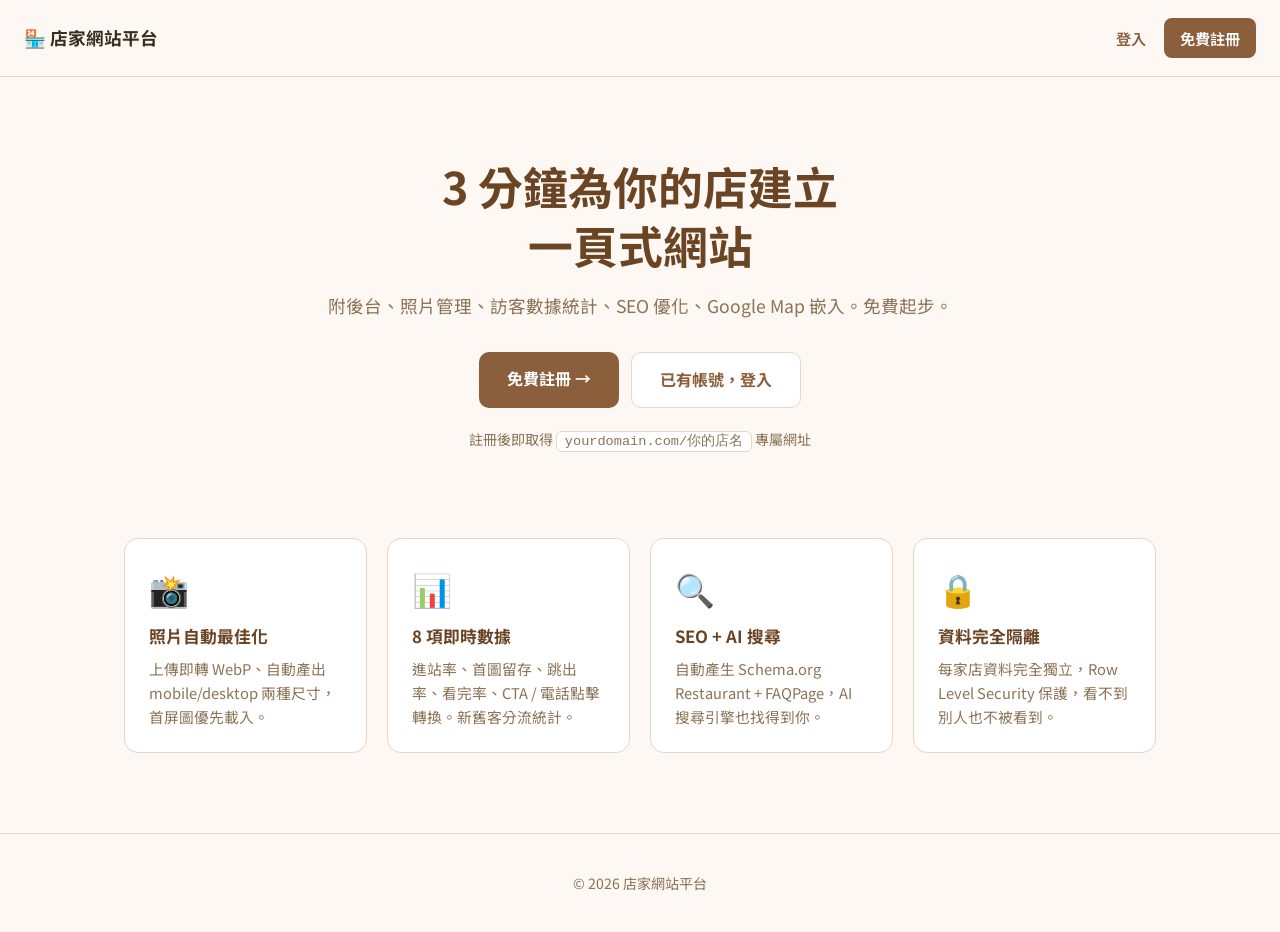
<file: platform.html>
<!DOCTYPE html>
<html lang="zh-TW">
<head>
  <meta charset="UTF-8">
  <meta name="viewport" content="width=device-width, initial-scale=1.0">
  <meta name="theme-color" content="#8b5e3c">
  <title>店家一頁式網站平台</title>
  <meta name="description" content="3 分鐘為你的店建立一頁式網站，附後台與數據統計，免費起步。">
  <link rel="preconnect" href="https://fonts.googleapis.com">
  <link rel="preconnect" href="https://fonts.gstatic.com" crossorigin>
  <link href="https://fonts.googleapis.com/css2?family=Noto+Sans+TC:wght@400;600;700&display=swap" rel="stylesheet">
  <link rel="stylesheet" href="/css/platform.css">
</head>
<body>
  <header class="p-header">
    <h1 class="p-brand">🏪 店家網站平台</h1>
    <nav class="p-nav">
      <a href="/login">登入</a>
      <a href="/signup" class="p-cta-sm">免費註冊</a>
    </nav>
  </header>

  <main class="p-hero">
    <h2>3 分鐘為你的店建立<br>一頁式網站</h2>
    <p class="p-sub">附後台、照片管理、訪客數據統計、SEO 優化、Google Map 嵌入。免費起步。</p>
    <div class="p-cta-row">
      <a href="/signup" class="p-btn p-btn-primary">免費註冊 →</a>
      <a href="/login" class="p-btn p-btn-secondary">已有帳號，登入</a>
    </div>
    <p class="p-note">註冊後即取得 <code>yourdomain.com/你的店名</code> 專屬網址</p>
  </main>

  <section class="p-features">
    <div class="p-card">
      <div class="p-icon">📸</div>
      <h3>照片自動最佳化</h3>
      <p>上傳即轉 WebP、自動產出 mobile/desktop 兩種尺寸，首屏圖優先載入。</p>
    </div>
    <div class="p-card">
      <div class="p-icon">📊</div>
      <h3>8 項即時數據</h3>
      <p>進站率、首圖留存、跳出率、看完率、CTA / 電話點擊轉換。新舊客分流統計。</p>
    </div>
    <div class="p-card">
      <div class="p-icon">🔍</div>
      <h3>SEO + AI 搜尋</h3>
      <p>自動產生 Schema.org Restaurant + FAQPage，AI 搜尋引擎也找得到你。</p>
    </div>
    <div class="p-card">
      <div class="p-icon">🔒</div>
      <h3>資料完全隔離</h3>
      <p>每家店資料完全獨立，Row Level Security 保護，看不到別人也不被看到。</p>
    </div>
  </section>

  <footer class="p-footer">
    <p>© <span id="year"></span> 店家網站平台</p>
  </footer>

  <script>document.getElementById('year').textContent = new Date().getFullYear();</script>
</body>
</html>
</file>
<file: css/platform.css>
:root {
  --bg: #fdf8f3;
  --fg: #3a2d1f;
  --muted: #8b7355;
  --border: #e8d5c4;
  --accent: #8b5e3c;
  --accent-dark: #6b4423;
}

* { box-sizing: border-box; }
html, body { margin: 0; padding: 0; }
body {
  font-family: 'Noto Sans TC', system-ui, sans-serif;
  background: var(--bg);
  color: var(--fg);
  line-height: 1.6;
}
a { color: var(--accent); text-decoration: none; }
a:hover { color: var(--accent-dark); }

.p-header {
  display: flex; align-items: center; justify-content: space-between;
  padding: 18px 24px; border-bottom: 1px solid var(--border);
  background: rgba(253,248,243,0.9); backdrop-filter: blur(8px);
  position: sticky; top: 0; z-index: 10;
}
.p-brand { font-size: 1.1rem; margin: 0; font-weight: 700; }
.p-nav { display: flex; gap: 18px; align-items: center; }
.p-nav a { font-size: 0.95rem; font-weight: 600; }
.p-cta-sm {
  background: var(--accent); color: #fff !important;
  padding: 8px 16px; border-radius: 8px;
}
.p-cta-sm:hover { background: var(--accent-dark); color: #fff !important; }

.p-hero {
  max-width: 880px; margin: 0 auto; padding: 80px 24px 48px; text-align: center;
}
.p-hero h2 {
  font-size: clamp(1.8rem, 5vw, 2.8rem); margin: 0 0 18px;
  line-height: 1.3; color: var(--accent-dark);
}
.p-sub { font-size: 1.1rem; color: var(--muted); margin: 0 0 32px; }
.p-cta-row { display: flex; gap: 12px; justify-content: center; flex-wrap: wrap; }
.p-btn {
  display: inline-block; padding: 14px 28px; border-radius: 10px;
  font-weight: 700; font-size: 1rem; transition: transform 0.15s;
}
.p-btn:hover { transform: translateY(-1px); }
.p-btn-primary { background: var(--accent); color: #fff !important; }
.p-btn-primary:hover { background: var(--accent-dark); color: #fff !important; }
.p-btn-secondary {
  background: #fff; color: var(--accent) !important;
  border: 1px solid var(--border);
}
.p-btn-secondary:hover { background: var(--bg); color: var(--accent-dark) !important; }
.p-note {
  margin-top: 20px; font-size: 0.88rem; color: var(--muted);
}
.p-note code {
  background: #fff; border: 1px solid var(--border);
  padding: 2px 8px; border-radius: 6px; font-size: 0.85rem;
}

.p-features {
  max-width: 1080px; margin: 24px auto 80px; padding: 0 24px;
  display: grid; gap: 20px;
  grid-template-columns: repeat(auto-fit, minmax(240px, 1fr));
}
.p-card {
  background: #fff; border: 1px solid var(--border);
  border-radius: 14px; padding: 24px;
}
.p-icon { font-size: 2rem; margin-bottom: 8px; }
.p-card h3 { margin: 8px 0; font-size: 1.05rem; color: var(--accent-dark); }
.p-card p { margin: 0; font-size: 0.92rem; color: var(--muted); }

.p-footer {
  border-top: 1px solid var(--border); padding: 24px; text-align: center;
  color: var(--muted); font-size: 0.88rem;
}

/* ── Auth pages (signup / login 共用) ────────────────── */
.auth-wrap {
  min-height: 100vh; display: flex; align-items: center; justify-content: center;
  padding: 24px;
}
.auth-card {
  width: 100%; max-width: 420px;
  background: #fff; border: 1px solid var(--border);
  border-radius: 14px; padding: 36px 28px;
  box-shadow: 0 8px 32px rgba(139,94,60,0.08);
}
.auth-back {
  display: inline-flex; align-items: center; gap: 4px;
  font-size: 0.88rem; color: var(--muted); margin-bottom: 18px;
}
.auth-back:hover { color: var(--accent); }
.auth-title {
  font-size: 1.5rem; margin: 0 0 8px; color: var(--accent-dark);
}
.auth-sub { color: var(--muted); font-size: 0.92rem; margin: 0 0 24px; }
.auth-form .form-group { margin-bottom: 16px; }
.auth-form label {
  display: block; font-size: 0.88rem; font-weight: 600;
  margin-bottom: 6px; color: var(--fg);
}
.auth-form input {
  width: 100%; padding: 12px 14px; border: 1px solid var(--border);
  border-radius: 8px; font-size: 1rem; font-family: inherit;
  background: #fdf8f3;
}
.auth-form input:focus {
  outline: none; border-color: var(--accent); background: #fff;
}
.auth-hint {
  font-size: 0.78rem; color: var(--muted); margin: 4px 0 0;
}
.auth-btn {
  width: 100%; padding: 14px; border: none; border-radius: 10px;
  background: var(--accent); color: #fff; font-size: 1rem; font-weight: 700;
  cursor: pointer; transition: background 0.15s; margin-top: 8px;
  font-family: inherit;
}
.auth-btn:hover { background: var(--accent-dark); }
.auth-btn:disabled { opacity: 0.6; cursor: not-allowed; }
.auth-msg {
  padding: 12px; border-radius: 8px; margin-bottom: 16px;
  font-size: 0.9rem; display: none;
}
.auth-msg.error { background: #fee; color: #c53030; border: 1px solid #fbb;}
.auth-msg.success { background: #efe; color: #2f855a; border: 1px solid #bfb;}
.auth-msg.show { display: block; }
.auth-switch {
  text-align: center; margin-top: 18px;
  font-size: 0.9rem; color: var(--muted);
}
.auth-switch a { font-weight: 600; }
.slug-preview {
  display: inline-flex; align-items: center; gap: 0;
  border: 1px solid var(--border); border-radius: 8px; overflow: hidden;
  background: #fdf8f3; width: 100%;
}
.slug-preview-prefix {
  padding: 12px 10px; color: var(--muted); font-size: 0.92rem;
  border-right: 1px solid var(--border); background: #f5e9d8;
  white-space: nowrap;
}
.slug-preview input {
  border: none !important; background: transparent !important;
  border-radius: 0 !important; flex: 1;
}
</file>
